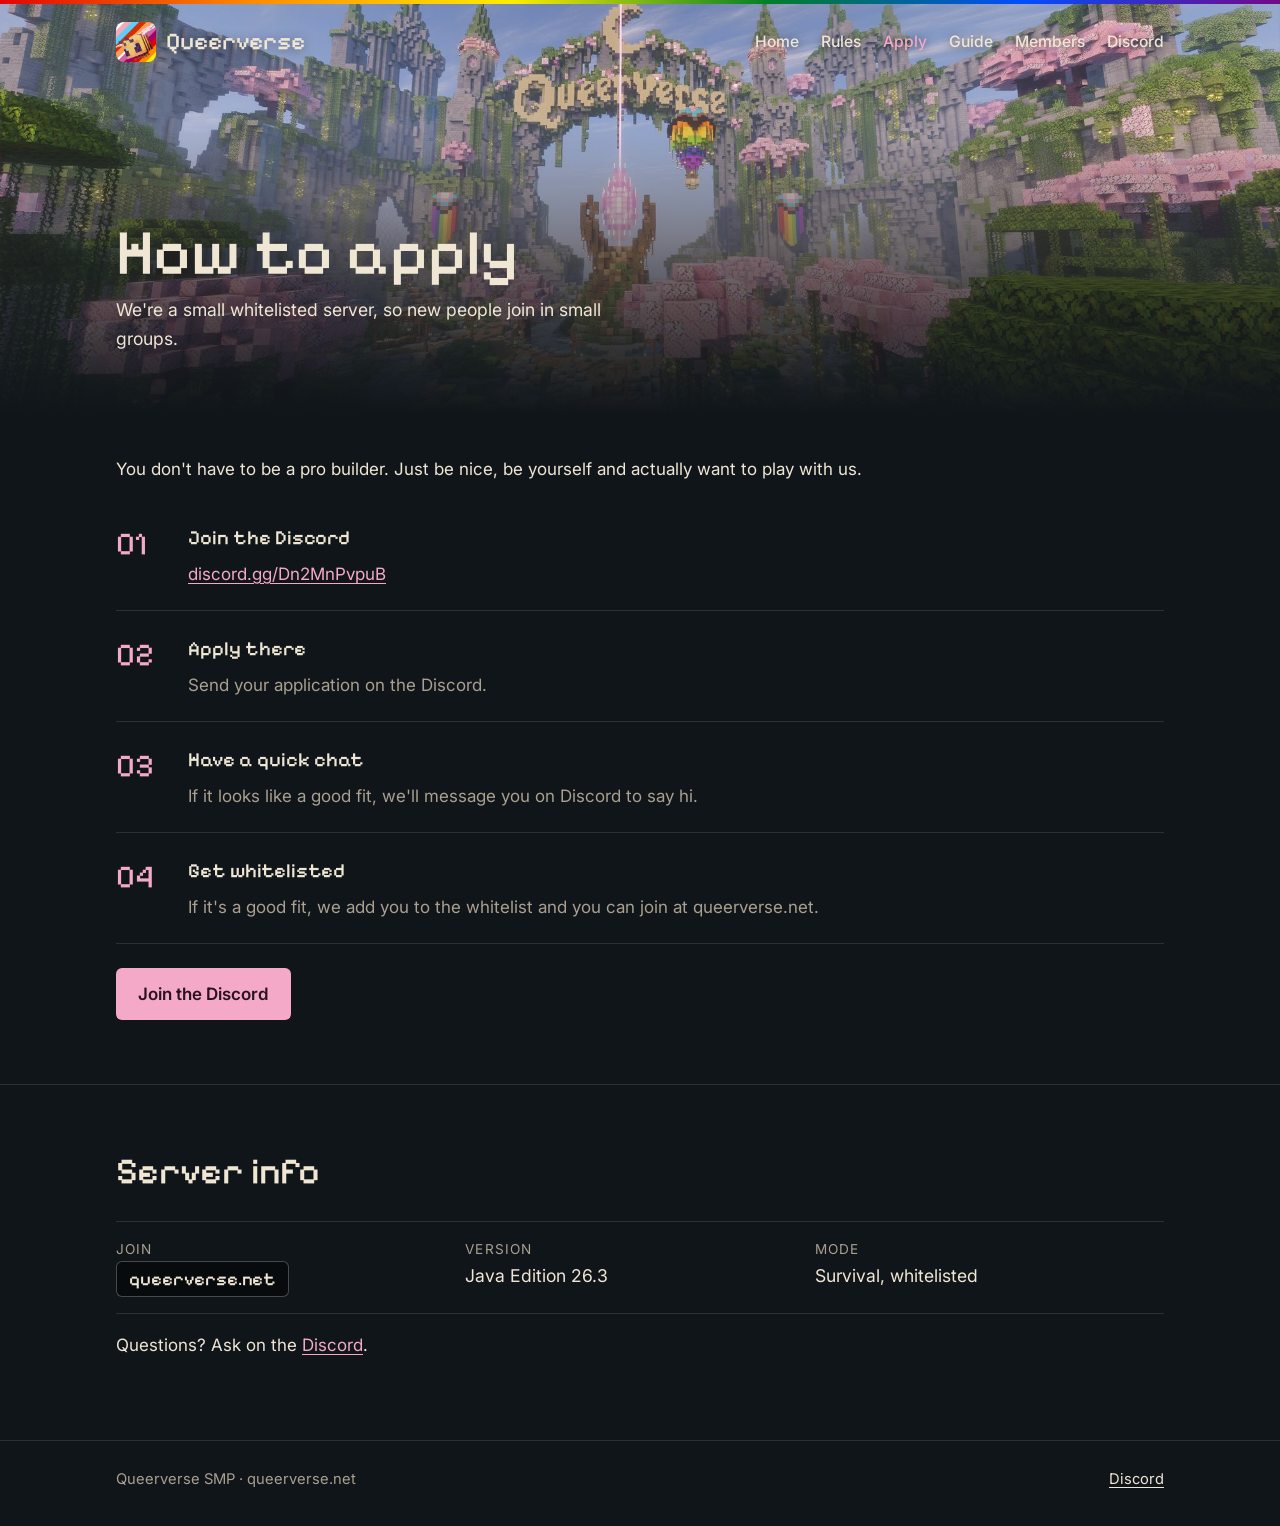
<file: apply.html>
<!doctype html>
<html lang="en">
<head>
<meta charset="utf-8">
<meta name="viewport" content="width=device-width, initial-scale=1">
<title>Apply | Queerverse</title>
<meta name="description" content="Queerverse is a small, whitelisted, long-term queer Minecraft SMP.">
<link rel="preconnect" href="https://fonts.googleapis.com">
<link rel="preconnect" href="https://fonts.gstatic.com" crossorigin>
<link href="https://fonts.googleapis.com/css2?family=Inter:wght@400;500;600&family=Pixelify+Sans:wght@500&display=swap" rel="stylesheet">
<link rel="icon" href="favicon.png">
<link rel="stylesheet" href="style.css?v=7">
</head>
<body>
<header>
  <div class="wrap">
    <a class="logo" href="index.html"><img src="images/bee.png" alt="">Queerverse</a>
    <nav>
      <a href="index.html">Home</a>
      <a href="rules.html">Rules</a>
      <a href="apply.html" aria-current="page">Apply</a>
      <a href="guide.html">Guide</a>
      <a href="members.html">Members</a>
      <a href="https://discord.gg/Dn2MnPvpuB">Discord</a>
    </nav>
  </div>
</header>
<!-- mia: put a screenshot at images/apply-top.jpg. Shaders look great here. -->
<section class="hero small">
  <img src="images/apply-top.jpg" alt="" onerror="this.remove()">
  <div class="wrap">
    <h1>How to apply</h1>
    <p>We're a small whitelisted server, so new people join in small groups.</p>
  </div>
</section>

<main>
  <section class="block">
    <div class="wrap">
      <p>You don't have to be a pro builder. Just be nice, be yourself and actually want to play with us.</p>
      <ol class="numbered">
        <li><h3>Join the Discord</h3><p><a href="https://discord.gg/Dn2MnPvpuB">discord.gg/Dn2MnPvpuB</a></p></li>
        <li><h3>Apply there</h3><p>Send your application on the Discord.</p></li>
        <li><h3>Have a quick chat</h3><p>If it looks like a good fit, we'll message you on Discord to say hi.</p></li>
        <li><h3>Get whitelisted</h3><p>If it's a good fit, we add you to the whitelist and you can join at queerverse.net.</p></li>
      </ol>
      <div class="actions"><a class="button" href="https://discord.gg/Dn2MnPvpuB">Join the Discord</a></div>
    </div>
  </section>
  <section class="block">
    <div class="wrap">
      <h2>Server info</h2>
      <dl class="facts">
        <div><dt>Join</dt><dd><span class="address">queerverse.net</span></dd></div>
        <div><dt>Version</dt><dd>Java Edition 26.3</dd></div>
        <div><dt>Mode</dt><dd>Survival, whitelisted</dd></div>
      </dl>
      <p>Questions? Ask on the <a href="https://discord.gg/Dn2MnPvpuB">Discord</a>.</p>
    </div>
  </section>
</main>
<footer>
  <div class="wrap">
    <span>Queerverse SMP &middot; queerverse.net</span>
    <a href="https://discord.gg/Dn2MnPvpuB">Discord</a>
  </div>
</footer>
</body>
</html>
</file>
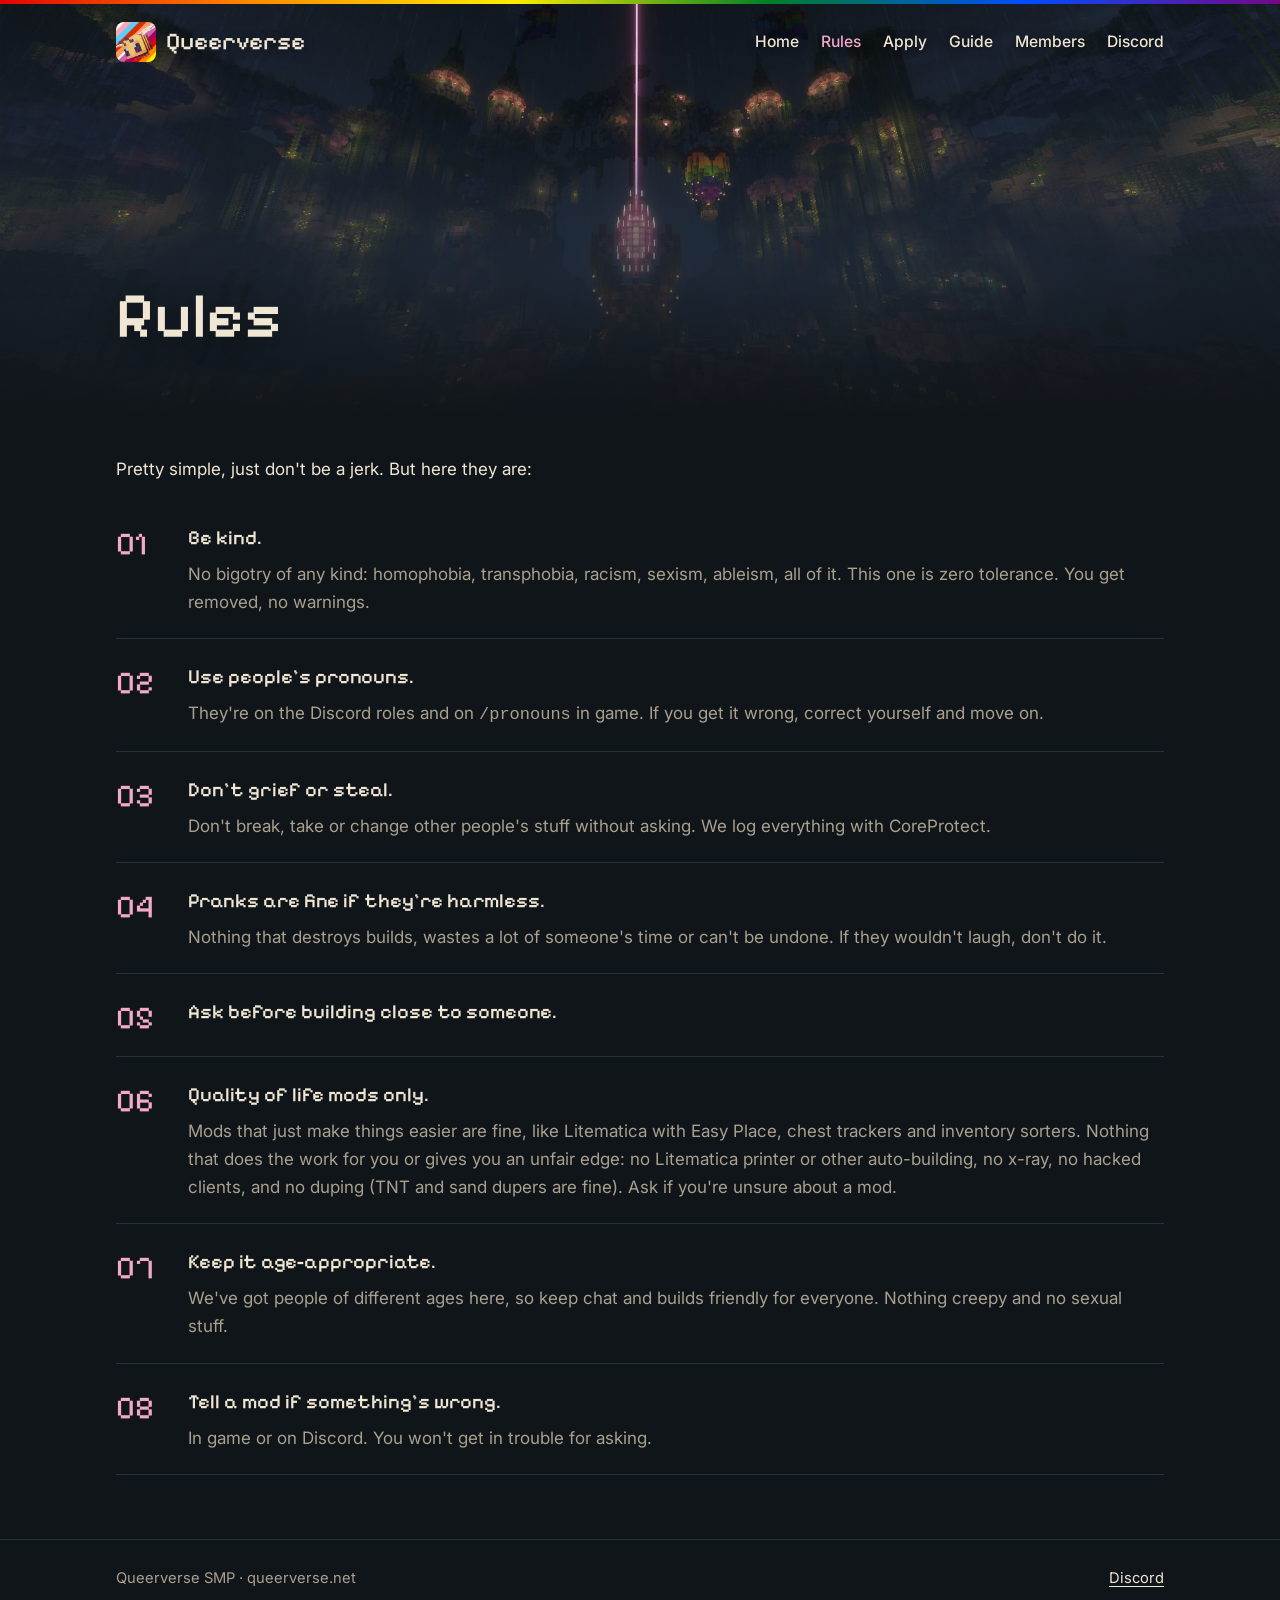
<file: rules.html>
<!doctype html>
<html lang="en">
<head>
<meta charset="utf-8">
<meta name="viewport" content="width=device-width, initial-scale=1">
<title>Rules | Queerverse</title>
<meta name="description" content="Queerverse is a small, whitelisted, long-term queer Minecraft SMP.">
<link rel="preconnect" href="https://fonts.googleapis.com">
<link rel="preconnect" href="https://fonts.gstatic.com" crossorigin>
<link href="https://fonts.googleapis.com/css2?family=Inter:wght@400;500;600&family=Pixelify+Sans:wght@500&display=swap" rel="stylesheet">
<link rel="icon" href="favicon.png">
<link rel="stylesheet" href="style.css?v=7">
</head>
<body>
<header>
  <div class="wrap">
    <a class="logo" href="index.html"><img src="images/bee.png" alt="">Queerverse</a>
    <nav>
      <a href="index.html">Home</a>
      <a href="rules.html" aria-current="page">Rules</a>
      <a href="apply.html">Apply</a>
      <a href="guide.html">Guide</a>
      <a href="members.html">Members</a>
      <a href="https://discord.gg/Dn2MnPvpuB">Discord</a>
    </nav>
  </div>
</header>
<!-- mia: put a screenshot at images/rules-top.jpg. Shaders look great here. -->
<section class="hero small">
  <img src="images/rules-top.jpg" alt="" onerror="this.remove()">
  <div class="wrap">
    <h1>Rules</h1>
  </div>
</section>

<main>
  <section class="block">
    <div class="wrap">
      <p>Pretty simple, just don't be a jerk. But here they are:</p>
      <ol class="numbered">
        <li><h3>Be kind.</h3><p>No bigotry of any kind: homophobia, transphobia, racism, sexism, ableism, all of it. This one is zero tolerance. You get removed, no warnings.</p></li>
        <li><h3>Use people's pronouns.</h3><p>They're on the Discord roles and on <code>/pronouns</code> in game. If you get it wrong, correct yourself and move on.</p></li>
        <li><h3>Don't grief or steal.</h3><p>Don't break, take or change other people's stuff without asking. We log everything with CoreProtect.</p></li>
        <li><h3>Pranks are fine if they're harmless.</h3><p>Nothing that destroys builds, wastes a lot of someone's time or can't be undone. If they wouldn't laugh, don't do it.</p></li>
        <li><h3>Ask before building close to someone.</h3></li>
        <li><h3>Quality of life mods only.</h3><p>Mods that just make things easier are fine, like Litematica with Easy Place, chest trackers and inventory sorters. Nothing that does the work for you or gives you an unfair edge: no Litematica printer or other auto-building, no x-ray, no hacked clients, and no duping (TNT and sand dupers are fine). Ask if you're unsure about a mod.</p></li>
        <li><h3>Keep it age-appropriate.</h3><p>We've got people of different ages here, so keep chat and builds friendly for everyone. Nothing creepy and no sexual stuff.</p></li>
        <li><h3>Tell a mod if something's wrong.</h3><p>In game or on Discord. You won't get in trouble for asking.</p></li>
      </ol>
    </div>
  </section>
</main>
<footer>
  <div class="wrap">
    <span>Queerverse SMP &middot; queerverse.net</span>
    <a href="https://discord.gg/Dn2MnPvpuB">Discord</a>
  </div>
</footer>
</body>
</html>
</file>
<file: style.css>
/* ------------------------------------------------------------
   Colors. Change these to your own and the whole site follows.
   ------------------------------------------------------------ */
:root {
  --bg: #10151a;         /* page background, night sky */
  --bg-2: #182028;       /* slightly lighter sections and cards */
  --line: #27313b;       /* thin borders */
  --text: #efe6d4;       /* main text, warm off-white */
  --muted: #a9a08f;      /* quieter text */
  --gold: #f4a9c8;       /* cherry blossom pink: links, numbers, buttons */
  --gold-ink: #2a1320;   /* text on pink buttons */
  --splash: #ffe066;     /* the yellow splash text */

  /* thin pride stripe at the very top, left to right */
  --pride: #e40303, #ff8c00, #ffed00, #008026, #004dff, #750787;
}

* { box-sizing: border-box; }

html { -webkit-text-size-adjust: 100%; scroll-behavior: smooth; }

body {
  margin: 0;
  background: var(--bg);
  color: var(--text);
  font: 17px/1.65 "Inter", system-ui, -apple-system, "Segoe UI", Roboto, sans-serif;
}

body::before {
  content: ""; position: fixed; z-index: 10; top: 0; left: 0; right: 0; height: 4px;
  background: linear-gradient(90deg, var(--pride));
}

h1, h2, h3, .logo, .splash, .address { font-family: "Pixelify Sans", monospace; font-weight: 500; }
h2 { font-size: clamp(1.7rem, 4vw, 2.3rem); line-height: 1.2; margin: 0 0 .6em; }
h3 { font-size: 1.25rem; margin: 0 0 .25em; }

a { color: var(--gold); text-underline-offset: 3px; }

.wrap { max-width: 1080px; margin: 0 auto; padding: 0 16px; }

/* header floats over the hero */
header { position: absolute; z-index: 5; top: 4px; left: 0; right: 0; }
header .wrap {
  display: flex; flex-wrap: wrap; align-items: center; justify-content: space-between;
  gap: 8px 28px; padding-top: 18px; padding-bottom: 18px;
}
.logo img { width: 40px; height: 40px; border-radius: 8px; }
.logo { display: inline-flex; align-items: center; gap: 10px; font-size: 1.5rem; color: var(--text); text-decoration: none; text-shadow: 0 2px 12px rgba(0,0,0,.4); }
nav { display: flex; flex-wrap: wrap; gap: 4px 22px; }
nav a { color: var(--text); text-decoration: none; font-weight: 500; font-size: .98rem; text-shadow: 0 1px 8px rgba(0,0,0,.5); }
nav a:hover, nav a[aria-current] { color: var(--gold); }

/* the big picture at the top */
.hero {
  position: relative; overflow: hidden;
  min-height: 92vh; display: flex; align-items: flex-end;
  background: #2a3a4a;
}
.hero.small { min-height: 46vh; }
.hero > img {
  position: absolute; inset: 0; width: 100%; height: 100%; object-fit: cover;
  animation: drift 40s ease-in-out infinite alternate;
}
@keyframes drift { from { transform: scale(1.02); } to { transform: scale(1.12) translate(-1%, -1%); } }
.hero::after {
  /* fade into the page so text is readable */
  content: ""; position: absolute; inset: 0;
  background: linear-gradient(to top, var(--bg) 0%, rgba(16,21,26,.55) 35%, rgba(16,21,26,0) 70%);
}
.hero .wrap { position: relative; z-index: 1; width: 100%; padding-bottom: 56px; }
.hero h1 {
  font-size: clamp(3rem, 11vw, 7rem); line-height: 1; margin: 0 0 .15em;
  text-shadow: 0 4px 30px rgba(0,0,0,.35);
}
.hero.small h1 { font-size: clamp(2.4rem, 7vw, 4rem); }
.hero p { margin: .3em 0; max-width: 48ch; font-size: 1.1rem; }
.splash {
  display: inline-block; color: var(--splash); font-size: 1.25rem;
  transform: rotate(-6deg); margin: 0 0 .6em 6px;
  animation: pulse .7s ease-in-out infinite alternate;
}
@keyframes pulse { to { transform: rotate(-6deg) scale(1.07); } }
@media (prefers-reduced-motion: reduce) { .splash, .hero > img { animation: none; } }

.actions { display: flex; flex-wrap: wrap; gap: 12px; margin-top: 24px; }

.address {
  display: inline-block; background: rgba(0,0,0,.45); border: 1px solid rgba(255,255,255,.25);
  border-radius: 6px; padding: 2px 12px; font-size: 1.15rem; user-select: all;
}

.button {
  display: inline-block; padding: 12px 22px; border-radius: 6px;
  background: var(--gold); color: var(--gold-ink); text-decoration: none; font-weight: 600;
  transition: transform .15s;
}
.button:hover { transform: translateY(-2px); }
.button.ghost { background: rgba(0,0,0,.35); color: var(--text); border: 1px solid rgba(255,255,255,.3); }

section.block { padding: 64px 0; }
section.block + section.block { border-top: 1px solid var(--line); }
.lead { font-size: 1.15rem; max-width: 60ch; }

/* things you still need to write */
.todo {
  background: #3b3214; color: #ffe9a8;
  border-left: 3px solid var(--gold);
  padding: 4px 10px; font-style: italic; border-radius: 0 4px 4px 0;
}

.facts { display: grid; grid-template-columns: repeat(auto-fit, minmax(200px, 1fr)); margin: 28px 0 0; border-top: 1px solid var(--line); }
.facts div { padding: 16px 0; border-bottom: 1px solid var(--line); }
.facts dt { color: var(--muted); font-size: .85rem; text-transform: uppercase; letter-spacing: .08em; }
.facts dd { margin: 0; font-size: 1.1rem; }

/* screenshot slots: drop a file into /images with the name shown and it appears */
.shot {
  position: relative; margin: 0; border-radius: 6px; overflow: hidden;
  background: var(--bg-2); border: 1px dashed #3d4a43; aspect-ratio: 16 / 9;
}
.shot::before {
  content: "screenshot: images/" attr(data-file);
  position: absolute; inset: 0; display: flex; align-items: center; justify-content: center;
  padding: 12px; text-align: center; color: var(--muted); font-size: .9rem;
}
.shot img { position: relative; display: block; width: 100%; height: 100%; object-fit: cover; transition: transform .6s; }
.shot:hover img { transform: scale(1.04); }
.shot figcaption {
  position: absolute; left: 0; right: 0; bottom: 0; z-index: 1;
  padding: 28px 14px 10px; font-size: .9rem;
  background: linear-gradient(to top, rgba(0,0,0,.7), rgba(0,0,0,0));
}
.gallery { display: grid; grid-template-columns: repeat(6, 1fr); gap: 14px; }
.gallery .shot { grid-column: span 2; }
.gallery .shot.wide { grid-column: span 4; aspect-ratio: auto; }
@media (max-width: 760px) {
  .gallery { grid-template-columns: 1fr; }
  .gallery .shot, .gallery .shot.wide { grid-column: auto; aspect-ratio: 16 / 9; }
}

/* numbered lists: rules and apply steps */
.numbered { list-style: none; padding: 0; margin: 0; counter-reset: n; }
.numbered li {
  counter-increment: n; position: relative;
  padding: 22px 0 22px 72px; border-bottom: 1px solid var(--line);
}
.numbered li::before {
  content: counter(n, decimal-leading-zero);
  position: absolute; left: 0; top: 18px;
  font-family: "Pixelify Sans", monospace; font-size: 2rem; color: var(--gold);
}
.numbered p { margin: 0; color: var(--muted); }

/* members, with a 3D skin render */
.members { list-style: none; padding: 0; margin: 0; display: grid; grid-template-columns: repeat(auto-fill, minmax(170px, 1fr)); gap: 16px; }
.members li { background: var(--bg-2); border: 1px solid var(--line); border-radius: 6px; padding: 18px 12px 14px; text-align: center; }
.members img { height: 150px; display: block; margin: 0 auto 10px; }
.members .name { font-family: "Pixelify Sans", monospace; font-size: 1.2rem; display: block; }
.members .pronouns { color: var(--muted); font-size: .9rem; }

footer { border-top: 1px solid var(--line); padding: 26px 0 34px; color: var(--muted); font-size: .92rem; }
footer .wrap { display: flex; flex-wrap: wrap; gap: 8px 24px; justify-content: space-between; }
footer a { color: var(--text); }

@media (max-width: 560px) {
  .hero { min-height: 82vh; }
  .hero.small { min-height: 40vh; }
  .button { flex: 1 1 100%; text-align: center; }
  .numbered li { padding-left: 56px; }
  .numbered li::before { font-size: 1.6rem; }
}
.gallery .shot.wide:only-child { grid-column: 1 / -1; }
.hero.small + main > section.block:first-child { padding-top: 24px; }

/* guide page */
.toc { display: flex; flex-wrap: wrap; gap: 8px; margin-top: 20px; }
.toc a {
  color: var(--text); text-decoration: none; font-size: .9rem;
  background: rgba(0,0,0,.4); border: 1px solid rgba(255,255,255,.2);
  border-radius: 999px; padding: 4px 12px;
}
.toc a:hover { border-color: var(--gold); color: var(--gold); }
section.guide { padding: 48px 0; scroll-margin-top: 16px; }
.howto { margin: 0; padding-left: 1.2em; }
.howto li { margin-bottom: .7em; max-width: 72ch; }
.howto li::marker { color: var(--gold); }
code.cmd {
  font-family: ui-monospace, "Cascadia Mono", Menlo, monospace; font-size: .9em;
  background: var(--bg-2); border: 1px solid var(--line); border-radius: 4px;
  padding: 1px 6px; color: var(--gold); white-space: nowrap;
}
.uses { margin: -.4em 0 .8em; color: var(--muted); font-size: .9rem; }
/* a wide picture is two rows tall, with two small ones stacked next to it */
@media (min-width: 761px) {
  .gallery .shot.wide:not(:only-child) { grid-row: span 2; }
  .gallery .shot.wide:not(:only-child) img { position: absolute; inset: 0; }
}
</file>
